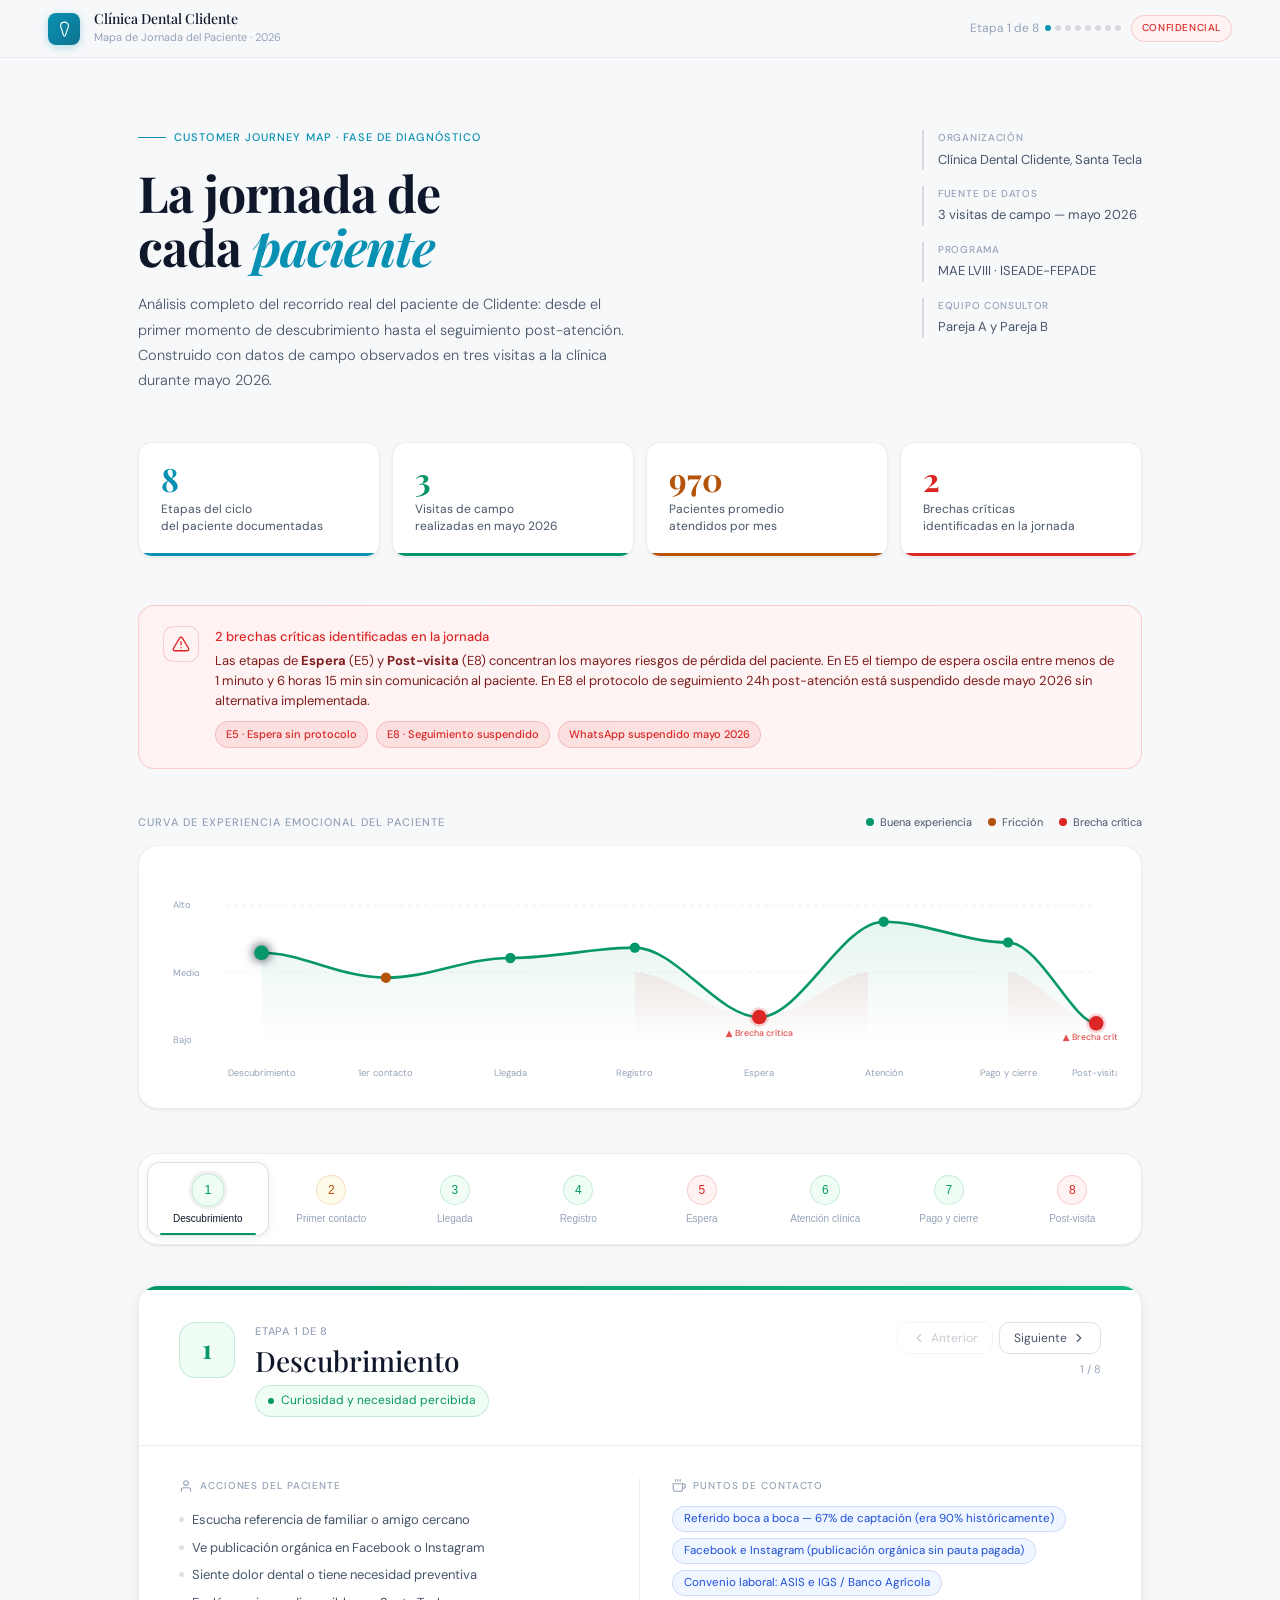
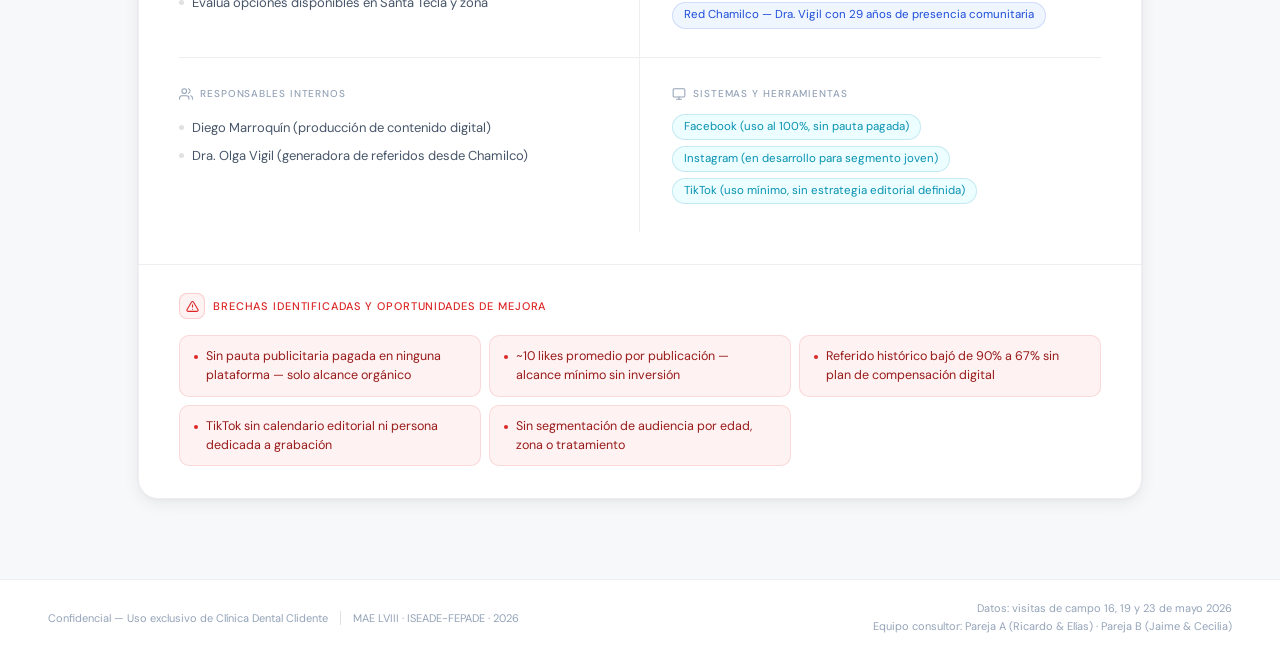
<file: docs/clidente-journey-map.html>
<!DOCTYPE html>
<html lang="es">
<head>
<meta charset="UTF-8">
<meta name="viewport" content="width=device-width,initial-scale=1">
<title>Mapa de Jornada del Paciente — Clínica Dental Clidente</title>
<link rel="preconnect" href="https://fonts.googleapis.com">
<link rel="preconnect" href="https://fonts.gstatic.com" crossorigin>
<link href="https://fonts.googleapis.com/css2?family=Playfair+Display:ital,wght@0,500;0,700;1,500&family=DM+Sans:wght@300;400;500&display=swap" rel="stylesheet">
<style>
*,*::before,*::after{box-sizing:border-box;margin:0;padding:0}
:root{
  --bg:#f7f8fa;
  --white:#ffffff;
  --border:rgba(15,23,42,.07);
  --border-md:rgba(15,23,42,.13);
  --navy:#0f172a;
  --slate:#475569;
  --muted:#94a3b8;
  --teal:#0891b2;
  --teal-l:#ecfeff;
  --teal-b:rgba(8,145,178,.18);
  --green:#059669;
  --green-l:#f0fdf4;
  --green-b:rgba(5,150,105,.18);
  --amber:#b45309;
  --amber-l:#fffbeb;
  --amber-b:rgba(180,83,9,.18);
  --red:#dc2626;
  --red-l:#fef2f2;
  --red-b:rgba(220,38,38,.18);
  --serif:'Playfair Display',Georgia,serif;
  --sans:'DM Sans',system-ui,sans-serif;
  --shadow-sm:0 1px 3px rgba(0,0,0,.06),0 1px 2px rgba(0,0,0,.04);
  --shadow:0 4px 16px rgba(0,0,0,.07),0 1px 4px rgba(0,0,0,.04);
  --shadow-lg:0 12px 40px rgba(0,0,0,.1),0 4px 12px rgba(0,0,0,.05);
}
html{scroll-behavior:smooth}
body{font-family:var(--sans);background:var(--bg);color:var(--navy);font-size:14px;line-height:1.65;min-height:100vh}

/* ── PAGE LOAD ANIMATION ── */
@keyframes fadeUp{from{opacity:0;transform:translateY(16px)}to{opacity:1;transform:translateY(0)}}
@keyframes fadeIn{from{opacity:0}to{opacity:1}}
@keyframes drawCurve{from{stroke-dashoffset:1200}to{stroke-dashoffset:0}}
@keyframes popIn{from{opacity:0;transform:scale(.92)}to{opacity:1;transform:scale(1)}}
@keyframes slideDetail{from{opacity:0;transform:translateY(10px)}to{opacity:1;transform:translateY(0)}}

.fade-up{animation:fadeUp .6s ease both}
.fade-up:nth-child(1){animation-delay:.05s}
.fade-up:nth-child(2){animation-delay:.12s}
.fade-up:nth-child(3){animation-delay:.19s}
.fade-up:nth-child(4){animation-delay:.26s}

/* ── HEADER ── */
header{
  position:sticky;top:0;z-index:300;
  display:flex;align-items:center;justify-content:space-between;
  height:58px;padding:0 48px;
  background:rgba(247,248,250,.94);
  backdrop-filter:blur(20px);-webkit-backdrop-filter:blur(20px);
  border-bottom:1px solid var(--border);
}
.hd-left{display:flex;align-items:center;gap:14px}
.hd-logo{
  width:32px;height:32px;border-radius:8px;
  background:linear-gradient(135deg,#0891b2,#0e7490);
  display:flex;align-items:center;justify-content:center;
  box-shadow:0 2px 8px rgba(8,145,178,.3);
}
.hd-logo svg{width:17px;height:17px;stroke:#fff;fill:none;stroke-width:1.6;stroke-linecap:round;stroke-linejoin:round}
.hd-texts{}
.hd-name{font-family:var(--serif);font-size:14px;font-weight:500;color:var(--navy);line-height:1.2}
.hd-sub{font-size:11px;color:var(--muted);margin-top:1px}
.hd-right{display:flex;align-items:center;gap:10px}
.hd-prog{display:flex;align-items:center;gap:6px;font-size:12px;color:var(--muted)}
.hd-dots{display:flex;gap:4px}
.hd-dot{width:6px;height:6px;border-radius:50%;background:var(--border-md);transition:background .25s}
.hd-dot.active{background:var(--teal)}
.conf-badge{
  font-size:10px;font-weight:500;letter-spacing:.06em;text-transform:uppercase;
  padding:4px 10px;border-radius:20px;
  background:var(--red-l);color:var(--red);border:1px solid var(--red-b);
}

/* ── HERO ── */
.hero{
  max-width:1100px;margin:0 auto;
  padding:64px 48px 48px;
  display:grid;grid-template-columns:1fr auto;gap:48px;align-items:start;
  animation:fadeUp .7s ease both;
}
.hero-left{}
.hero-tag{
  display:inline-flex;align-items:center;gap:8px;
  font-size:11px;font-weight:500;color:var(--teal);
  letter-spacing:.1em;text-transform:uppercase;margin-bottom:20px;
}
.hero-tag-line{width:28px;height:1.5px;background:var(--teal);border-radius:1px}
h1{
  font-family:var(--serif);font-size:50px;font-weight:700;
  line-height:1.08;letter-spacing:-.02em;color:var(--navy);margin-bottom:18px;
}
h1 em{font-style:italic;color:var(--teal)}
.hero-desc{font-size:14.5px;color:var(--slate);line-height:1.75;max-width:500px;font-weight:300}
.hero-right{padding-top:8px}
.hero-meta-grid{display:flex;flex-direction:column;gap:16px;min-width:220px}
.meta-row{border-left:2px solid var(--border-md);padding-left:14px}
.meta-l{font-size:10px;font-weight:500;color:var(--muted);text-transform:uppercase;letter-spacing:.07em;margin-bottom:2px}
.meta-v{font-size:13px;color:var(--slate);font-weight:400}

/* ── STATS BAR ── */
.stats{
  max-width:1100px;margin:0 auto;padding:0 48px 48px;
  display:grid;grid-template-columns:repeat(4,1fr);gap:12px;
  animation:fadeUp .7s .15s ease both;
}
.stat-card{
  background:var(--white);border:1px solid var(--border);
  border-radius:14px;padding:20px 22px;
  box-shadow:var(--shadow-sm);position:relative;overflow:hidden;
}
.stat-card::after{
  content:'';position:absolute;bottom:0;left:0;right:0;height:3px;
}
.stat-card.c-teal::after{background:var(--teal)}
.stat-card.c-green::after{background:var(--green)}
.stat-card.c-amber::after{background:var(--amber)}
.stat-card.c-red::after{background:var(--red)}
.stat-n{font-family:var(--serif);font-size:32px;font-weight:700;line-height:1;margin-bottom:6px}
.stat-card.c-teal .stat-n{color:var(--teal)}
.stat-card.c-green .stat-n{color:var(--green)}
.stat-card.c-amber .stat-n{color:var(--amber)}
.stat-card.c-red .stat-n{color:var(--red)}
.stat-l{font-size:12px;color:var(--slate);line-height:1.45}

/* ── INSIGHT BANNER ── */
.insight-wrap{max-width:1100px;margin:0 auto;padding:0 48px 44px;animation:fadeUp .7s .25s ease both}
.insight-card{
  background:linear-gradient(135deg,#fef2f2 0%,#fff5f5 100%);
  border:1px solid var(--red-b);border-radius:16px;
  padding:20px 24px;
  display:flex;align-items:flex-start;gap:16px;
}
.insight-icon{
  width:36px;height:36px;border-radius:10px;flex-shrink:0;
  background:var(--red-l);border:1px solid var(--red-b);
  display:flex;align-items:center;justify-content:center;
}
.insight-icon svg{width:18px;height:18px;stroke:var(--red);fill:none;stroke-width:1.8;stroke-linecap:round}
.insight-body{}
.insight-title{font-size:13px;font-weight:500;color:var(--red);margin-bottom:4px}
.insight-text{font-size:13px;color:#7f1d1d;line-height:1.55}
.insight-tags{display:flex;gap:8px;margin-top:10px;flex-wrap:wrap}
.itag{
  font-size:11px;font-weight:500;padding:3px 10px;border-radius:20px;
  background:rgba(220,38,38,.09);color:var(--red);border:1px solid var(--red-b);
}

/* ── CURVE SECTION ── */
.curve-section{max-width:1100px;margin:0 auto;padding:0 48px 44px;animation:fadeUp .7s .3s ease both}
.section-header{display:flex;align-items:baseline;justify-content:space-between;margin-bottom:14px}
.section-title{font-size:11px;font-weight:500;color:var(--muted);text-transform:uppercase;letter-spacing:.09em}
.curve-legend{display:flex;gap:16px}
.cl-item{display:flex;align-items:center;gap:6px;font-size:11px;color:var(--slate)}
.cl-dot{width:8px;height:8px;border-radius:50%;flex-shrink:0}
.curve-card{
  background:var(--white);border:1px solid var(--border);
  border-radius:20px;padding:28px 24px 16px;
  box-shadow:var(--shadow-sm);overflow:hidden;
}
.curve-card svg{width:100%;height:auto;display:block}
#curve-path{
  stroke-dasharray:1200;
  stroke-dashoffset:1200;
  animation:drawCurve 1.8s .5s cubic-bezier(.4,0,.2,1) forwards;
}
.curve-dot-group circle{transition:r .2s,filter .2s}
.curve-dot-group circle:hover{filter:drop-shadow(0 0 4px currentColor)}

/* ── TIMELINE SECTION ── */
.timeline-section{max-width:1100px;margin:0 auto;padding:0 48px 24px}
.timeline-wrap{
  background:var(--white);border:1px solid var(--border);
  border-radius:20px;padding:8px;
  box-shadow:var(--shadow-sm);
  display:flex;gap:2px;overflow-x:auto;scrollbar-width:none;
}
.timeline-wrap::-webkit-scrollbar{display:none}
.stage-btn{
  flex:1;min-width:96px;padding:12px 8px 10px;
  border:1.5px solid transparent;border-radius:13px;
  background:transparent;cursor:pointer;
  display:flex;flex-direction:column;align-items:center;gap:7px;
  transition:background .2s,border-color .2s,box-shadow .2s;
  position:relative;
}
.stage-btn:hover{background:#f8fafc}
.stage-btn.active{
  background:var(--white);
  border-color:var(--border-md);
  box-shadow:0 2px 8px rgba(0,0,0,.07);
}
.s-dot{
  width:30px;height:30px;border-radius:50%;
  display:flex;align-items:center;justify-content:center;
  font-size:12px;font-weight:500;
  transition:transform .2s,box-shadow .2s;
  border:1.5px solid;
}
.stage-btn.active .s-dot{transform:scale(1.1);box-shadow:0 0 0 3px rgba(0,0,0,.05)}
.dot-g{background:var(--green-l);color:var(--green);border-color:var(--green-b)}
.dot-w{background:var(--amber-l);color:var(--amber);border-color:var(--amber-b)}
.dot-p{background:var(--red-l);color:var(--red);border-color:var(--red-b)}
.s-name{font-size:10px;color:var(--muted);text-align:center;line-height:1.3;max-width:72px;font-weight:400}
.stage-btn.active .s-name{color:var(--navy);font-weight:500}
.s-bar{
  position:absolute;bottom:0;left:12px;right:12px;height:2px;
  border-radius:2px;opacity:0;transition:opacity .2s;
}
.stage-btn.active .s-bar{opacity:1}
.bar-g{background:var(--green)}.bar-w{background:var(--amber)}.bar-p{background:var(--red)}

/* ── DETAIL CARD ── */
.detail-section{max-width:1100px;margin:0 auto;padding:16px 48px 80px}
.d-card{
  background:var(--white);border:1px solid var(--border);
  border-radius:20px;overflow:hidden;
  box-shadow:var(--shadow);
  animation:slideDetail .3s ease both;
}
.d-top-stripe{height:4px;width:100%}
.stripe-g{background:linear-gradient(90deg,var(--green),#10b981)}
.stripe-w{background:linear-gradient(90deg,var(--amber),#f59e0b)}
.stripe-p{background:linear-gradient(90deg,var(--red),#ef4444)}
.d-header{
  padding:32px 40px 28px;
  display:flex;align-items:flex-start;justify-content:space-between;gap:24px;
  border-bottom:1px solid var(--border);
}
.d-header-left{display:flex;gap:20px;align-items:flex-start}
.d-num-badge{
  width:56px;height:56px;border-radius:16px;flex-shrink:0;
  display:flex;align-items:center;justify-content:center;
  font-family:var(--serif);font-size:26px;font-weight:700;
  border:1.5px solid;
}
.badge-g{background:var(--green-l);color:var(--green);border-color:var(--green-b)}
.badge-w{background:var(--amber-l);color:var(--amber);border-color:var(--amber-b)}
.badge-p{background:var(--red-l);color:var(--red);border-color:var(--red-b)}
.d-title-area{}
.d-tag{font-size:11px;font-weight:500;color:var(--muted);text-transform:uppercase;letter-spacing:.07em;margin-bottom:5px}
.d-title{font-family:var(--serif);font-size:28px;font-weight:500;line-height:1.15;color:var(--navy);margin-bottom:8px}
.d-emo-chip{
  display:inline-flex;align-items:center;gap:7px;
  padding:5px 12px;border-radius:20px;font-size:12px;font-weight:400;
}
.emo-g{background:var(--green-l);color:var(--green);border:1px solid var(--green-b)}
.emo-w{background:var(--amber-l);color:var(--amber);border:1px solid var(--amber-b)}
.emo-p{background:var(--red-l);color:var(--red);border:1px solid var(--red-b)}
.emo-dot{width:6px;height:6px;border-radius:50%;flex-shrink:0}
.d-header-right{display:flex;flex-direction:column;align-items:flex-end;gap:6px;flex-shrink:0}
.d-nav-pills{display:flex;gap:6px}
.nav-pill{
  display:flex;align-items:center;gap:5px;
  padding:7px 14px;border:1px solid var(--border-md);border-radius:10px;
  background:transparent;font-family:var(--sans);font-size:12px;
  color:var(--slate);cursor:pointer;transition:all .18s;font-weight:400;
}
.nav-pill:hover{background:var(--bg);border-color:var(--border-md);color:var(--navy)}
.nav-pill:disabled{opacity:.3;cursor:default}
.nav-pill svg{width:14px;height:14px;stroke:currentColor;fill:none;stroke-width:2;stroke-linecap:round}
.d-counter{font-size:11px;color:var(--muted)}

/* ── DETAIL BODY ── */
.d-body{padding:32px 40px}
.d-quadrant{display:grid;grid-template-columns:1fr 1fr;gap:0}
.d-quad{padding:0 0 28px}
.d-quad:nth-child(odd){padding-right:32px;border-right:1px solid var(--border)}
.d-quad:nth-child(even){padding-left:32px}
.d-quad:nth-child(3),.d-quad:nth-child(4){padding-top:28px;border-top:1px solid var(--border)}
.q-label{
  display:flex;align-items:center;gap:7px;
  font-size:10px;font-weight:500;color:var(--muted);
  text-transform:uppercase;letter-spacing:.09em;margin-bottom:12px;
}
.q-icon{width:14px;height:14px;stroke:var(--muted);fill:none;stroke-width:1.8;stroke-linecap:round}
.q-list{list-style:none}
.q-list li{
  display:flex;align-items:flex-start;gap:8px;
  font-size:13px;color:var(--slate);padding:4px 0;line-height:1.5;
}
.q-list li::before{
  content:'';width:5px;height:5px;border-radius:50%;
  background:var(--border-md);flex-shrink:0;margin-top:7px;
}
.pills-wrap{display:flex;flex-wrap:wrap;gap:6px}
.pill{font-size:11.5px;padding:4px 11px;border-radius:20px;font-weight:400;line-height:1.4}
.pill-blue{background:#eff6ff;color:#1d4ed8;border:1px solid rgba(29,78,216,.15)}
.pill-teal{background:var(--teal-l);color:var(--teal);border:1px solid var(--teal-b)}

/* ── GAPS SECTION ── */
.d-gaps-wrap{border-top:1px solid var(--border);padding:28px 40px 32px}
.gaps-header{display:flex;align-items:center;gap:8px;margin-bottom:16px}
.gaps-icon{
  width:26px;height:26px;border-radius:8px;flex-shrink:0;
  background:var(--red-l);border:1px solid var(--red-b);
  display:flex;align-items:center;justify-content:center;
}
.gaps-icon svg{width:13px;height:13px;stroke:var(--red);fill:none;stroke-width:2;stroke-linecap:round}
.gaps-title{font-size:11px;font-weight:500;color:var(--red);text-transform:uppercase;letter-spacing:.08em}
.gaps-grid{display:grid;grid-template-columns:repeat(auto-fill,minmax(280px,1fr));gap:8px}
.gap-item{
  background:var(--red-l);border:1px solid rgba(220,38,38,.12);
  border-radius:10px;padding:11px 14px;
  font-size:12.5px;color:#991b1b;line-height:1.5;
  display:flex;gap:8px;align-items:flex-start;
}
.gap-bullet{
  width:4px;height:4px;border-radius:50%;
  background:var(--red);flex-shrink:0;margin-top:8px;
}

/* ── FOOTER ── */
footer{
  border-top:1px solid var(--border);padding:20px 48px;
  display:flex;justify-content:space-between;align-items:center;flex-wrap:wrap;gap:8px;
  background:var(--white);
}
.ft-left{display:flex;align-items:center;gap:12px}
.ft-divider{width:1px;height:14px;background:var(--border-md)}
.ft-text{font-size:11px;color:var(--muted)}
.ft-right{font-size:11px;color:var(--muted);text-align:right;line-height:1.6}

/* ── RESPONSIVE ── */
@media(max-width:768px){
  header{padding:0 20px}
  .hero{grid-template-columns:1fr;padding:40px 20px 32px;gap:28px}
  h1{font-size:34px}
  .hero-meta-grid{flex-direction:row;flex-wrap:wrap;gap:16px}
  .meta-row{border-left:none;border-top:1px solid var(--border);padding:10px 0 0;border-left:0;padding-left:0}
  .stats{grid-template-columns:1fr 1fr;padding:0 20px 32px}
  .insight-wrap,.curve-section,.timeline-section,.detail-section{padding-left:20px;padding-right:20px}
  .d-header{flex-direction:column;padding:24px 24px 20px}
  .d-header-right{flex-direction:row;align-items:center}
  .d-body{padding:24px}
  .d-quadrant{grid-template-columns:1fr}
  .d-quad:nth-child(odd){padding-right:0;border-right:none;border-bottom:1px solid var(--border);padding-bottom:20px}
  .d-quad:nth-child(even){padding-left:0;padding-top:20px}
  .d-quad:nth-child(3),.d-quad:nth-child(4){border-top:none}
  .d-gaps-wrap{padding:20px 24px 24px}
  .gaps-grid{grid-template-columns:1fr}
  footer{padding:16px 20px;flex-direction:column;gap:6px;align-items:flex-start}
  .hd-dots{display:none}
}
</style>
</head>
<body>

<!-- ── HEADER ── -->
<header>
  <div class="hd-left">
    <div class="hd-logo">
      <svg viewBox="0 0 24 24"><path d="M12 3C9 3 6.5 5 6.5 8c0 2 .6 3.8 1.8 6L10 20c.4 1.8 1 2.8 2 2.8s1.6-1 2-2.8l1.7-6c1.2-2.2 1.8-4 1.8-6C17.5 5 15 3 12 3z"/></svg>
    </div>
    <div class="hd-texts">
      <div class="hd-name">Clínica Dental Clidente</div>
      <div class="hd-sub">Mapa de Jornada del Paciente · 2026</div>
    </div>
  </div>
  <div class="hd-right">
    <div class="hd-prog">
      <span id="hd-stage-txt">Etapa 1</span>
      <div class="hd-dots" id="hd-dots"></div>
    </div>
    <div class="conf-badge">Confidencial</div>
  </div>
</header>

<!-- ── HERO ── -->
<section class="hero">
  <div class="hero-left">
    <div class="hero-tag"><span class="hero-tag-line"></span>Customer Journey Map · Fase de Diagnóstico</div>
    <h1>La jornada de<br>cada <em>paciente</em></h1>
    <p class="hero-desc">Análisis completo del recorrido real del paciente de Clidente: desde el primer momento de descubrimiento hasta el seguimiento post-atención. Construido con datos de campo observados en tres visitas a la clínica durante mayo 2026.</p>
  </div>
  <div class="hero-right">
    <div class="hero-meta-grid">
      <div class="meta-row fade-up">
        <div class="meta-l">Organización</div>
        <div class="meta-v">Clínica Dental Clidente, Santa Tecla</div>
      </div>
      <div class="meta-row fade-up">
        <div class="meta-l">Fuente de datos</div>
        <div class="meta-v">3 visitas de campo — mayo 2026</div>
      </div>
      <div class="meta-row fade-up">
        <div class="meta-l">Programa</div>
        <div class="meta-v">MAE LVIII · ISEADE-FEPADE</div>
      </div>
      <div class="meta-row fade-up">
        <div class="meta-l">Equipo consultor</div>
        <div class="meta-v">Pareja A y Pareja B</div>
      </div>
    </div>
  </div>
</section>

<!-- ── STATS ── -->
<section class="stats">
  <div class="stat-card c-teal fade-up">
    <div class="stat-n">8</div>
    <div class="stat-l">Etapas del ciclo<br>del paciente documentadas</div>
  </div>
  <div class="stat-card c-green fade-up">
    <div class="stat-n">3</div>
    <div class="stat-l">Visitas de campo<br>realizadas en mayo 2026</div>
  </div>
  <div class="stat-card c-amber fade-up">
    <div class="stat-n">970</div>
    <div class="stat-l">Pacientes promedio<br>atendidos por mes</div>
  </div>
  <div class="stat-card c-red fade-up">
    <div class="stat-n">2</div>
    <div class="stat-l">Brechas críticas<br>identificadas en la jornada</div>
  </div>
</section>

<!-- ── INSIGHT BANNER ── -->
<div class="insight-wrap">
  <div class="insight-card">
    <div class="insight-icon">
      <svg viewBox="0 0 24 24"><path d="M10.29 3.86L1.82 18a2 2 0 001.71 3h16.94a2 2 0 001.71-3L13.71 3.86a2 2 0 00-3.42 0z"/><line x1="12" y1="9" x2="12" y2="13"/><line x1="12" y1="17" x2="12.01" y2="17"/></svg>
    </div>
    <div class="insight-body">
      <div class="insight-title">2 brechas críticas identificadas en la jornada</div>
      <div class="insight-text">Las etapas de <strong>Espera</strong> (E5) y <strong>Post-visita</strong> (E8) concentran los mayores riesgos de pérdida del paciente. En E5 el tiempo de espera oscila entre menos de 1 minuto y 6 horas 15 min sin comunicación al paciente. En E8 el protocolo de seguimiento 24h post-atención está suspendido desde mayo 2026 sin alternativa implementada.</div>
      <div class="insight-tags">
        <span class="itag">E5 · Espera sin protocolo</span>
        <span class="itag">E8 · Seguimiento suspendido</span>
        <span class="itag">WhatsApp suspendido mayo 2026</span>
      </div>
    </div>
  </div>
</div>

<!-- ── EMOTION CURVE ── -->
<section class="curve-section">
  <div class="section-header">
    <span class="section-title">Curva de experiencia emocional del paciente</span>
    <div class="curve-legend">
      <div class="cl-item"><span class="cl-dot" style="background:var(--green)"></span>Buena experiencia</div>
      <div class="cl-item"><span class="cl-dot" style="background:var(--amber)"></span>Fricción</div>
      <div class="cl-item"><span class="cl-dot" style="background:var(--red)"></span>Brecha crítica</div>
    </div>
  </div>
  <div class="curve-card">
    <svg viewBox="0 0 920 210" xmlns="http://www.w3.org/2000/svg">
      <defs>
        <linearGradient id="grad-pos" x1="0" y1="0" x2="0" y2="1">
          <stop offset="0%" stop-color="rgba(5,150,105,.15)"/>
          <stop offset="100%" stop-color="rgba(5,150,105,0)"/>
        </linearGradient>
        <linearGradient id="grad-pain" x1="0" y1="0" x2="0" y2="1">
          <stop offset="0%" stop-color="rgba(220,38,38,.10)"/>
          <stop offset="100%" stop-color="rgba(220,38,38,0)"/>
        </linearGradient>
      </defs>
      <!-- Grid -->
      <line x1="60" y1="30" x2="900" y2="30" stroke="rgba(15,23,42,.05)" stroke-width="1" stroke-dasharray="4 4"/>
      <line x1="60" y1="95" x2="900" y2="95" stroke="rgba(15,23,42,.05)" stroke-width="1" stroke-dasharray="4 4"/>
      <line x1="60" y1="160" x2="900" y2="160" stroke="rgba(15,23,42,.05)" stroke-width="1" stroke-dasharray="4 4"/>
      <!-- Y labels -->
      <text x="10" y="33" fill="#94a3b8" font-size="9" font-family="DM Sans,system-ui" text-anchor="start">Alto</text>
      <text x="10" y="98" fill="#94a3b8" font-size="9" font-family="DM Sans,system-ui">Medio</text>
      <text x="10" y="163" fill="#94a3b8" font-size="9" font-family="DM Sans,system-ui">Bajo</text>
      <!-- Stage x positions: 95,215,335,455,575,695,815,900 (8 stages) -->
      <!-- Scores→y: 65→76, 48→100, 62→81, 70→71, 22→138, 87→46, 76→66, 18→144 -->
      <!-- Formula: y = 160 - score*1.3, clamped to 25-160 -->
      <!-- Area fill positive -->
      <path d="M95,76 C135,76 170,100 215,100 C258,100 292,81 335,81 C378,81 416,71 455,71 C495,71 535,138 575,138 C615,138 655,46 695,46 C735,46 773,66 815,66 C845,66 878,144 900,144 L900,160 L95,160 Z"
            fill="url(#grad-pos)" opacity="0.7"/>
      <!-- Pain zone fills -->
      <path d="M455,95 C490,95 530,138 575,138 C615,138 650,95 680,95 L680,160 L455,160 Z" fill="url(#grad-pain)" opacity="0.8"/>
      <path d="M815,95 C840,95 875,144 900,144 L900,160 L815,160 Z" fill="url(#grad-pain)" opacity="0.8"/>
      <!-- Curve -->
      <path id="curve-path" d="M95,76 C135,76 170,100 215,100 C258,100 292,81 335,81 C378,81 416,71 455,71 C495,71 535,138 575,138 C615,138 655,46 695,46 C735,46 773,66 815,66 C845,66 878,144 900,144"
            fill="none" stroke="#059669" stroke-width="2.5" stroke-linecap="round"/>
      <!-- Stage dots (clickable) -->
      <g class="curve-dot-group" id="curveDots">
        <circle cx="95"  cy="76"  r="5" fill="#059669" style="cursor:pointer" onclick="sel(0)"/>
        <circle cx="215" cy="100" r="5" fill="#b45309" style="cursor:pointer" onclick="sel(1)"/>
        <circle cx="335" cy="81"  r="5" fill="#059669" style="cursor:pointer" onclick="sel(2)"/>
        <circle cx="455" cy="71"  r="5" fill="#059669" style="cursor:pointer" onclick="sel(3)"/>
        <circle cx="575" cy="138" r="7" fill="#dc2626" stroke="rgba(220,38,38,.2)" stroke-width="5" style="cursor:pointer" onclick="sel(4)"/>
        <circle cx="695" cy="46"  r="5" fill="#059669" style="cursor:pointer" onclick="sel(5)"/>
        <circle cx="815" cy="66"  r="5" fill="#059669" style="cursor:pointer" onclick="sel(6)"/>
        <circle cx="900" cy="144" r="7" fill="#dc2626" stroke="rgba(220,38,38,.2)" stroke-width="5" style="cursor:pointer" onclick="sel(7)"/>
      </g>
      <!-- Pain callouts -->
      <text x="575" y="156" text-anchor="middle" fill="rgba(220,38,38,.8)" font-size="8.5" font-family="DM Sans,system-ui" font-weight="500">▲ Brecha crítica</text>
      <text x="900" y="160" text-anchor="middle" fill="rgba(220,38,38,.8)" font-size="8.5" font-family="DM Sans,system-ui" font-weight="500">▲ Brecha crítica</text>
      <!-- X axis labels -->
      <text x="95"  y="195" text-anchor="middle" fill="#94a3b8" font-size="9" font-family="DM Sans,system-ui">Descubrimiento</text>
      <text x="215" y="195" text-anchor="middle" fill="#94a3b8" font-size="9" font-family="DM Sans,system-ui">1er contacto</text>
      <text x="335" y="195" text-anchor="middle" fill="#94a3b8" font-size="9" font-family="DM Sans,system-ui">Llegada</text>
      <text x="455" y="195" text-anchor="middle" fill="#94a3b8" font-size="9" font-family="DM Sans,system-ui">Registro</text>
      <text x="575" y="195" text-anchor="middle" fill="#94a3b8" font-size="9" font-family="DM Sans,system-ui">Espera</text>
      <text x="695" y="195" text-anchor="middle" fill="#94a3b8" font-size="9" font-family="DM Sans,system-ui">Atención</text>
      <text x="815" y="195" text-anchor="middle" fill="#94a3b8" font-size="9" font-family="DM Sans,system-ui">Pago y cierre</text>
      <text x="900" y="195" text-anchor="middle" fill="#94a3b8" font-size="9" font-family="DM Sans,system-ui">Post-visita</text>
    </svg>
  </div>
</section>

<!-- ── TIMELINE NAV ── -->
<section class="timeline-section">
  <div class="timeline-wrap" id="timeline"></div>
</section>

<!-- ── DETAIL CARD ── -->
<section class="detail-section">
  <div id="detail"></div>
</section>

<!-- ── FOOTER ── -->
<footer>
  <div class="ft-left">
    <span class="ft-text">Confidencial — Uso exclusivo de Clínica Dental Clidente</span>
    <div class="ft-divider"></div>
    <span class="ft-text">MAE LVIII · ISEADE-FEPADE · 2026</span>
  </div>
  <div class="ft-right">Datos: visitas de campo 16, 19 y 23 de mayo 2026<br>Equipo consultor: Pareja A (Ricardo & Elías) · Pareja B (Jaime & Cecilia)</div>
</footer>

<script>
const S=[
{s:'g',name:'Descubrimiento',emo:'Curiosidad y necesidad percibida',
 acts:['Escucha referencia de familiar o amigo cercano','Ve publicación orgánica en Facebook o Instagram','Siente dolor dental o tiene necesidad preventiva','Evalúa opciones disponibles en Santa Tecla y zona'],
 tps:['Referido boca a boca — 67% de captación (era 90% históricamente)','Facebook e Instagram (publicación orgánica sin pauta pagada)','Convenio laboral: ASIS e IGS / Banco Agrícola','Red Chamilco — Dra. Vigil con 29 años de presencia comunitaria'],
 resp:['Diego Marroquín (producción de contenido digital)','Dra. Olga Vigil (generadora de referidos desde Chamilco)'],
 sys:['Facebook (uso al 100%, sin pauta pagada)','Instagram (en desarrollo para segmento joven)','TikTok (uso mínimo, sin estrategia editorial definida)'],
 gaps:['Sin pauta publicitaria pagada en ninguna plataforma — solo alcance orgánico','~10 likes promedio por publicación — alcance mínimo sin inversión','Referido histórico bajó de 90% a 67% sin plan de compensación digital','TikTok sin calendario editorial ni persona dedicada a grabación','Sin segmentación de audiencia por edad, zona o tratamiento']},
{s:'w',name:'Primer contacto',emo:'Ansiedad y expectativa moderada',
 acts:['Escribe al WhatsApp de la clínica o llama directamente','Consulta disponibilidad, precios y doctores','Decide entre cita programada o visita directa (walk-in)','Algunos llegan sin contacto previo — decisión espontánea'],
 tps:['WhatsApp Business (número principal de la clínica)','Llamada telefónica directa a recepción','Visita directa sin cita previa (walk-in frecuente)','Consulta por inbox en redes sociales (Diego responde)'],
 resp:['Diego Marroquín (WhatsApp clínica y redes sociales)','Recepcionista (llamadas y atención walk-in)'],
 sys:['WhatsApp Business (insignia verificada $23/mes, adquirida mayo 2026)','Google Calendar (agendamiento manual realizado por Diego)','FG Dental (consulta de disponibilidad de doctor y agenda)'],
 gaps:['Sin sistema de agendamiento en línea — todo por WhatsApp o llamada','Protocolo seguimiento suspendido desde mayo 2026 (política de Meta)','Google Calendar no integrado con FG Dental — doble ingreso manual','Sin confirmación automática ni recordatorio previo a la cita','Diego: 80% tiempo en operaciones vs 20% en marketing']},
{s:'g',name:'Llegada',emo:'Ansiosa pero receptiva al entorno clínico',
 acts:['Llega al local en el 2° nivel del edificio','Algunos llegan antes de las 8:00 AM (observado: 7:56, 7:57, 7:59)','Se identifica con la recepcionista de turno','Observa sala de espera y pantalla de promociones'],
 tps:['Fachada del local (2ª Calle Poniente y 2ª Av. Sur, Santa Tecla)','Acceso al 2° nivel','Sala de espera con pantalla digital de promociones','Recepcionista de turno (primer contacto presencial)'],
 resp:['Recepcionista de turno (bienvenida y primer registro)','Personal de apoyo cuando la recepcionista se desplaza'],
 sys:['FG Dental (consulta si el paciente ya tiene expediente previo)'],
 gaps:['Sin señalización digital en fachada que indique horarios y servicios','Acceso en 2° nivel sin indicación visible de ascensor o rampa','Pantalla de sala sin contenido educativo ni de fidelización activa','Sin posibilidad de check-in digital previo a la llegada']},
{s:'g',name:'Registro',emo:'Neutral y orientado en el proceso',
 acts:['Proporciona datos personales en el mostrador','Indica motivo de visita o tratamiento en curso','Recibe categoría en el sistema: Nuevo, Continuidad o Leal','Aguarda asignación de doctor según tablero magnético de turno'],
 tps:['Mostrador de recepción (hasta 2 recepcionistas simultáneas)','Hoja de entrada del sistema FG Dental','Tablero magnético de asignación por orden de llegada de doctores'],
 resp:['Recepcionista (captura de datos en FG)','Asistente dental (coordina disponibilidad de la unidad clínica)'],
 sys:['FG Dental (expediente, tratamiento, planes de pago, perfil)','Tablero magnético (orden de llegada de doctores: 1, 2, 3…)','Google Forms en tablet (marcador de asistencia del personal)'],
 gaps:['~40% de registros de abril 2026 con campo "Medio de captación" en blanco','Sin captura de consentimiento de seguimiento digital (raíz del problema WhatsApp)','Categoría "Leal" sin campaña de reactivación activa vinculada','Antecedentes médicos registrados inconsistentemente (muchos "Ninguno")','Sin pre-registro digital — 4 pacientes esperando a las 8 AM (observado 23 mayo)']},
{s:'p',name:'Espera',emo:'Tensión e incertidumbre creciente',
 acts:['Espera en sala hasta que la unidad esté preparada por el asistente','Observa la pantalla de promociones de la clínica','Monitorea el tablero de recepción y a otros pacientes','En casos extremos, aguarda más de una hora sin ninguna actualización'],
 tps:['Sillas de sala de espera','Pantalla digital (sin estrategia editorial definida)','Recepcionista (único punto de info sobre el estado del turno)','Tablero magnético visible parcialmente desde la sala'],
 resp:['Asistente dental (prepara la unidad clínica)','Recepcionista (coordina el paso y actualiza estado en FG)'],
 sys:['FG Dental (estado del registro: en espera / en unidad)','Tablero magnético (turno del doctor asignado)'],
 gaps:['Rango de espera real: menos de 1 minuto hasta 6 horas 15 min (caso registrado en abril 2026)','Sin protocolo documentado para comunicar tiempo estimado de espera','Sin pantalla de turno dinámica tipo "su atención es la próxima"','Pantalla de sala sin contenido educativo ni testimonios de pacientes','Sin análisis de tiempos de espera por doctor, tratamiento u hora del día']},
{s:'g',name:'Atención clínica',emo:'Ansiedad inicial que se convierte en alivio',
 acts:['Es llamado por nombre cuando la unidad está lista','Recibe protocolo de bioseguridad (gorro, mascarilla, bata, guantes, babero)','Realiza enjuague bucal previo al procedimiento','Recibe tratamiento del doctor asignado','Escucha diagnóstico verbal y recibe receta en papel al finalizar'],
 tps:['Unidad dental (7 activas: distribución 3+1+3, más 1 ortodoncia)','Odontólogo asignado por tablero de turno','Asistente dental (preparación y apoyo durante tratamiento)','Receta en papel con diagnóstico y plan de tratamiento'],
 resp:['Odontólogo (diagnóstico clínico y tratamiento)','Asistente dental (preparación de unidad y apoyo operativo)'],
 sys:['FG Dental (registro del tratamiento y expediente clínico)','7 unidades dentales activas en operación simultánea','Detector de caries — tecnología diferencial única en Centroamérica (declarado)','16 cámaras HD (2 externas, presencia en unidades, caja y recepción)'],
 gaps:['Diagnóstico en papel — no se integra automáticamente al expediente FG','Detector de caries subutilizado sin protocolo de oferta al paciente','Sin encuesta de satisfacción durante o al finalizar la consulta','Tasa de garantía: 4.2% global (12% en prótesis) sin análisis de causa raíz','Receta en papel puede perderse — sin copia digital vinculada al expediente']},
{s:'g',name:'Pago y cierre',emo:'Aliviado y satisfecho con la atención recibida',
 acts:['Acompaña al doctor hasta la caja para el cierre de consulta','Paga con efectivo, tarjeta bancaria o plan de cuotas en FG','Recibe factura electrónica enviada por correo','Agenda próxima cita según indicación verbal del doctor','Puede adquirir tarjeta VIP ($10) o Clásica ($5.71) emitida en sitio'],
 tps:['Módulo de caja','Factura electrónica enviada al correo del paciente','Tarjeta VIP (de color) o Clásica (blanca) emitida in-situ','Doctor (comunica fecha y motivo de próxima cita)','Datacard ID Works — impresora de tarjetas plásticas en la clínica'],
 resp:['Cajera (cobro, registro en FG y factura electrónica)','Doctor (indica próxima cita al salir con el paciente)','Diego / Recepcionista (agenda en Google Calendar y FG)'],
 sys:['FG Dental (cobro, tratamientos, planes de pago, historial)','Facturación electrónica (envío por correo al paciente)','Datacard ID Works (emisión de tarjetas de membresía personalizadas)','Google Calendar (registro de próxima cita por color de doctor)'],
 gaps:['Próxima cita comunicada verbalmente — sin integración automática al sistema','Sin recordatorio automático — solo llamada manual posible','Tarjeta VIP/Clásica sin campaña activa ni beneficios visibles en sala','Sin estrategia de cross-sell de tratamientos complementarios en el cierre','Dos sistemas desconectados (FG + Google Calendar) — riesgo de pérdida de citas']},
{s:'p',name:'Post-visita',emo:'Satisfecha, pero sin contacto activo de la clínica',
 acts:['Espera el seguimiento de la clínica (generalmente no lo recibe)','Puede referir a familiares y amigos si la experiencia fue positiva','Regresa a la próxima cita si fue correctamente agendada','Para tratamientos largos: continuidad sin protocolo estandarizado'],
 tps:['WhatsApp (protocolo SUSPENDIDO desde mayo 2026 por políticas de Meta)','Llamada telefónica (sustituto actual sin guión documentado)','Próxima cita agendada si se realizó en caja','Tarjeta de membresía (si fue adquirida)'],
 resp:['Diego Marroquín (seguimiento de marketing y post-atención)','Recepcionista (recordatorio de cita vía llamada telefónica)'],
 sys:['WhatsApp Business (SUSPENDIDO — cambio de políticas Meta, mayo 2026)','Llamada telefónica (modo actual sin guión ni registro en FG)','FG Dental (datos del paciente disponibles para seguimiento)'],
 gaps:['Protocolo seguimiento 24h post-atención SUSPENDIDO sin alternativa estructurada','Sin encuesta de satisfacción formal (NPS u otra métrica)','Tarjeta fidelización sin campaña de retención activa ni historial vinculado','Sin protocolo de reactivación — FG cataloga como "activos" a todos los pacientes','El referido representa 67% de captación pero no existe programa formal de incentivo']}
];

let cur=0;
const dc=s=>s==='g'?'dot-g':s==='w'?'dot-w':'dot-p';
const bc=s=>s==='g'?'badge-g':s==='w'?'badge-w':'badge-p';
const sc=s=>s==='g'?'stripe-g':s==='w'?'stripe-w':'stripe-p';
const ec=s=>s==='g'?'emo-g':s==='w'?'emo-w':'emo-p';
const edc=s=>s==='g'?'var(--green)':s==='w'?'var(--amber)':'var(--red)';
const barC=s=>s==='g'?'bar-g':s==='w'?'bar-w':'bar-p';

const svgArrowL=`<svg viewBox="0 0 24 24"><polyline points="15 18 9 12 15 6"/></svg>`;
const svgArrowR=`<svg viewBox="0 0 24 24"><polyline points="9 18 15 12 9 6"/></svg>`;
const svgUser=`<svg class="q-icon" viewBox="0 0 24 24"><path d="M20 21v-2a4 4 0 00-4-4H8a4 4 0 00-4 4v2"/><circle cx="12" cy="7" r="4"/></svg>`;
const svgTouch=`<svg class="q-icon" viewBox="0 0 24 24"><path d="M18 8h1a4 4 0 010 8h-1"/><path d="M2 8h16v9a4 4 0 01-4 4H6a4 4 0 01-4-4V8z"/><line x1="6" y1="1" x2="6" y2="4"/><line x1="10" y1="1" x2="10" y2="4"/><line x1="14" y1="1" x2="14" y2="4"/></svg>`;
const svgPeople=`<svg class="q-icon" viewBox="0 0 24 24"><path d="M17 21v-2a4 4 0 00-4-4H5a4 4 0 00-4 4v2"/><circle cx="9" cy="7" r="4"/><path d="M23 21v-2a4 4 0 00-3-3.87"/><path d="M16 3.13a4 4 0 010 7.75"/></svg>`;
const svgSys=`<svg class="q-icon" viewBox="0 0 24 24"><rect x="2" y="3" width="20" height="14" rx="2" ry="2"/><line x1="8" y1="21" x2="16" y2="21"/><line x1="12" y1="17" x2="12" y2="21"/></svg>`;
const svgWarn=`<svg viewBox="0 0 24 24"><path d="M10.29 3.86L1.82 18a2 2 0 001.71 3h16.94a2 2 0 001.71-3L13.71 3.86a2 2 0 00-3.42 0z"/><line x1="12" y1="9" x2="12" y2="13"/><line x1="12" y1="17" x2="12.01" y2="17"/></svg>`;

function renderTL(){
  document.getElementById('timeline').innerHTML=S.map((s,i)=>`
    <button class="stage-btn${i===cur?' active':''}" onclick="sel(${i})" aria-label="Etapa ${i+1}: ${s.name}">
      <div class="s-dot ${dc(s.s)}">${i+1}</div>
      <span class="s-name">${s.name}</span>
      <div class="s-bar ${barC(s.s)}"></div>
    </button>`).join('');
  // header dots
  document.getElementById('hd-dots').innerHTML=S.map((_,i)=>`<span class="hd-dot${i===cur?' active':''}"></span>`).join('');
  document.getElementById('hd-stage-txt').textContent=`Etapa ${cur+1} de ${S.length}`;
  // highlight curve dot
  const dots=document.querySelectorAll('#curveDots circle');
  dots.forEach((d,i)=>{
    if(i===cur){d.setAttribute('r',i===4||i===7?'9':'7');d.style.filter='drop-shadow(0 0 5px currentColor)'}
    else{d.setAttribute('r',i===4||i===7?'7':'5');d.style.filter='none'}
  });
}

function renderDetail(){
  const s=S[cur];
  document.getElementById('detail').innerHTML=`
    <div class="d-card">
      <div class="d-top-stripe ${sc(s.s)}"></div>
      <div class="d-header">
        <div class="d-header-left">
          <div class="d-num-badge ${bc(s.s)}">${cur+1}</div>
          <div class="d-title-area">
            <div class="d-tag">Etapa ${cur+1} de ${S.length}</div>
            <div class="d-title">${s.name}</div>
            <div class="d-emo-chip ${ec(s.s)}">
              <span class="emo-dot" style="background:${edc(s.s)}"></span>
              ${s.emo}
            </div>
          </div>
        </div>
        <div class="d-header-right">
          <div class="d-nav-pills">
            <button class="nav-pill" onclick="nav(-1)" ${cur===0?'disabled':''}>
              ${svgArrowL} Anterior
            </button>
            <button class="nav-pill" onclick="nav(1)" ${cur===S.length-1?'disabled':''}>
              Siguiente ${svgArrowR}
            </button>
          </div>
          <span class="d-counter">${cur+1} / ${S.length}</span>
        </div>
      </div>
      <div class="d-body">
        <div class="d-quadrant">
          <div class="d-quad">
            <div class="q-label">${svgUser}Acciones del paciente</div>
            <ul class="q-list">${s.acts.map(a=>`<li>${a}</li>`).join('')}</ul>
          </div>
          <div class="d-quad">
            <div class="q-label">${svgTouch}Puntos de contacto</div>
            <div class="pills-wrap">${s.tps.map(t=>`<span class="pill pill-blue">${t}</span>`).join('')}</div>
          </div>
          <div class="d-quad">
            <div class="q-label">${svgPeople}Responsables internos</div>
            <ul class="q-list">${s.resp.map(r=>`<li>${r}</li>`).join('')}</ul>
          </div>
          <div class="d-quad">
            <div class="q-label">${svgSys}Sistemas y herramientas</div>
            <div class="pills-wrap">${s.sys.map(x=>`<span class="pill pill-teal">${x}</span>`).join('')}</div>
          </div>
        </div>
      </div>
      <div class="d-gaps-wrap">
        <div class="gaps-header">
          <div class="gaps-icon">${svgWarn}</div>
          <span class="gaps-title">Brechas identificadas y oportunidades de mejora</span>
        </div>
        <div class="gaps-grid">
          ${s.gaps.map(g=>`<div class="gap-item"><div class="gap-bullet"></div><span>${g}</span></div>`).join('')}
        </div>
      </div>
    </div>`;
}

function sel(i){cur=i;renderTL();renderDetail();document.querySelector('.detail-section').scrollIntoView({behavior:'smooth',block:'nearest'})}
function nav(d){sel(Math.max(0,Math.min(S.length-1,cur+d)))}
renderTL();renderDetail();
</script>
</body>
</html>
</file>
